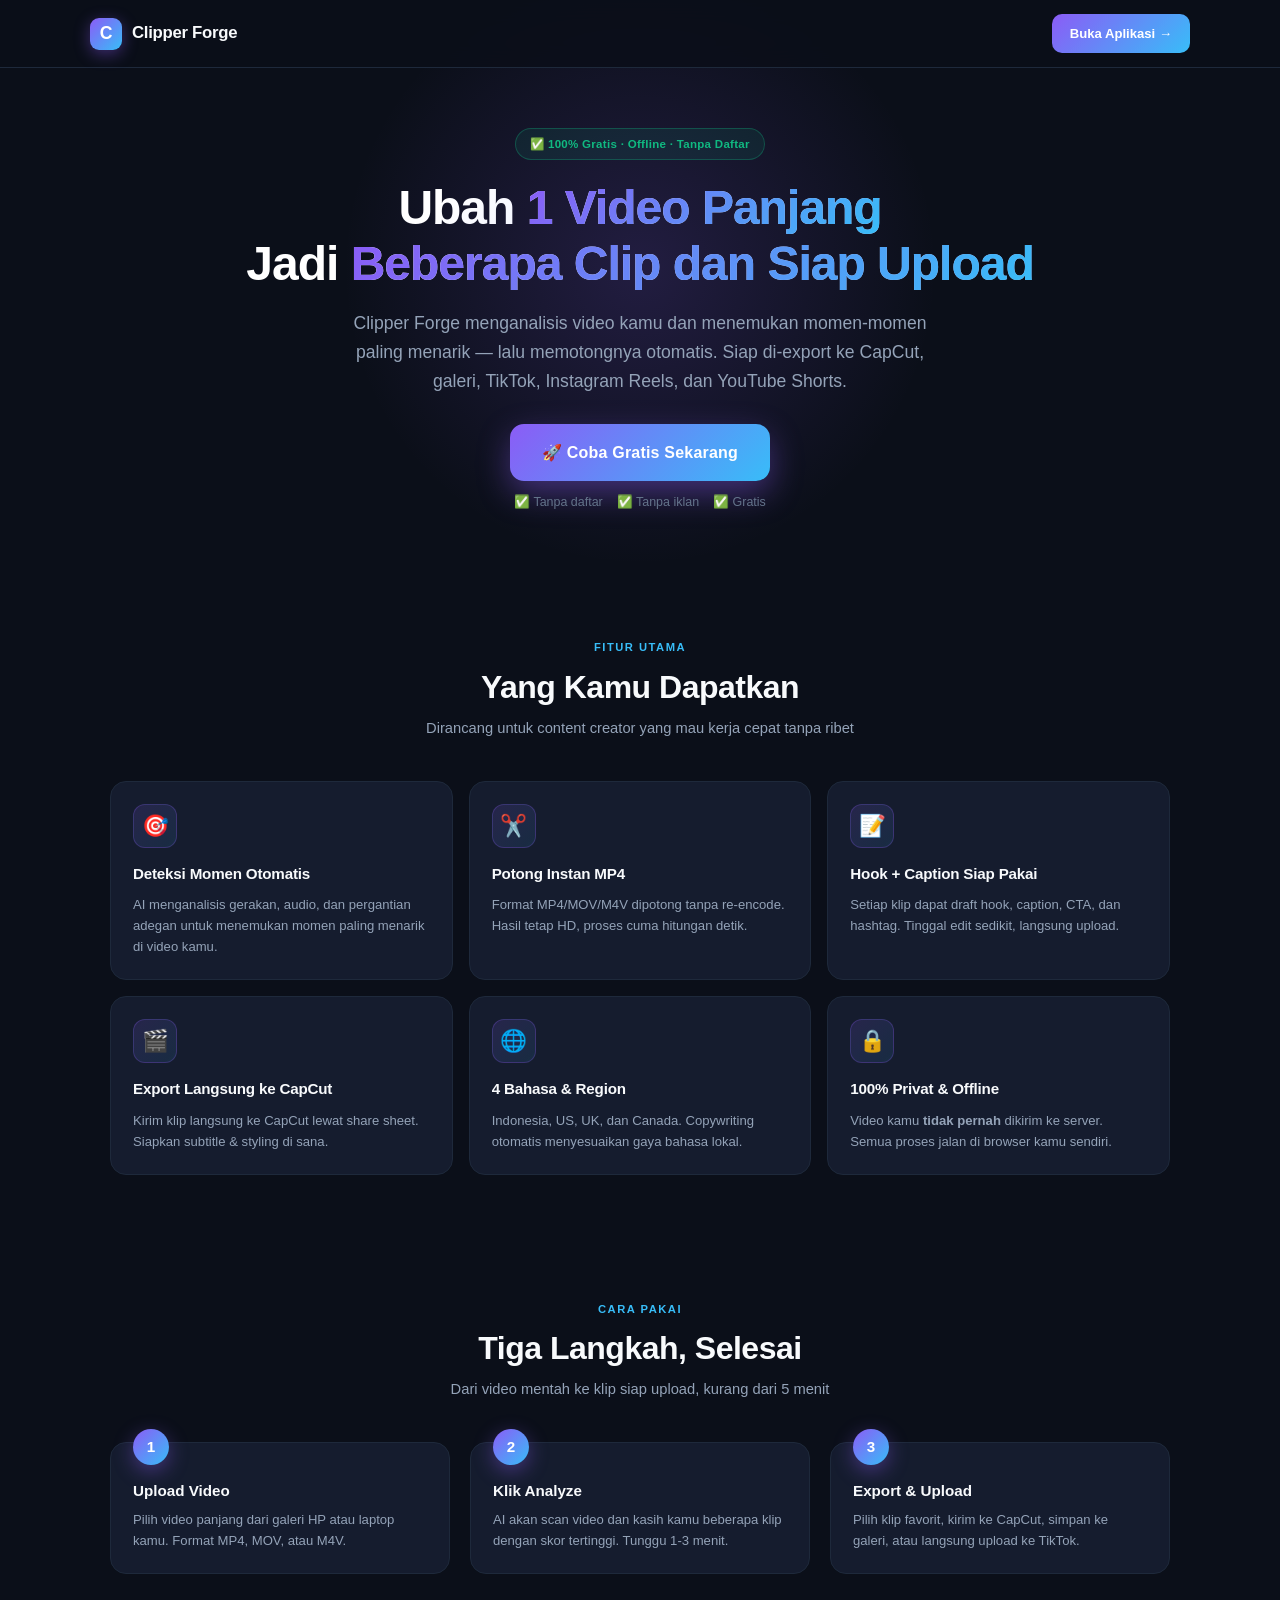
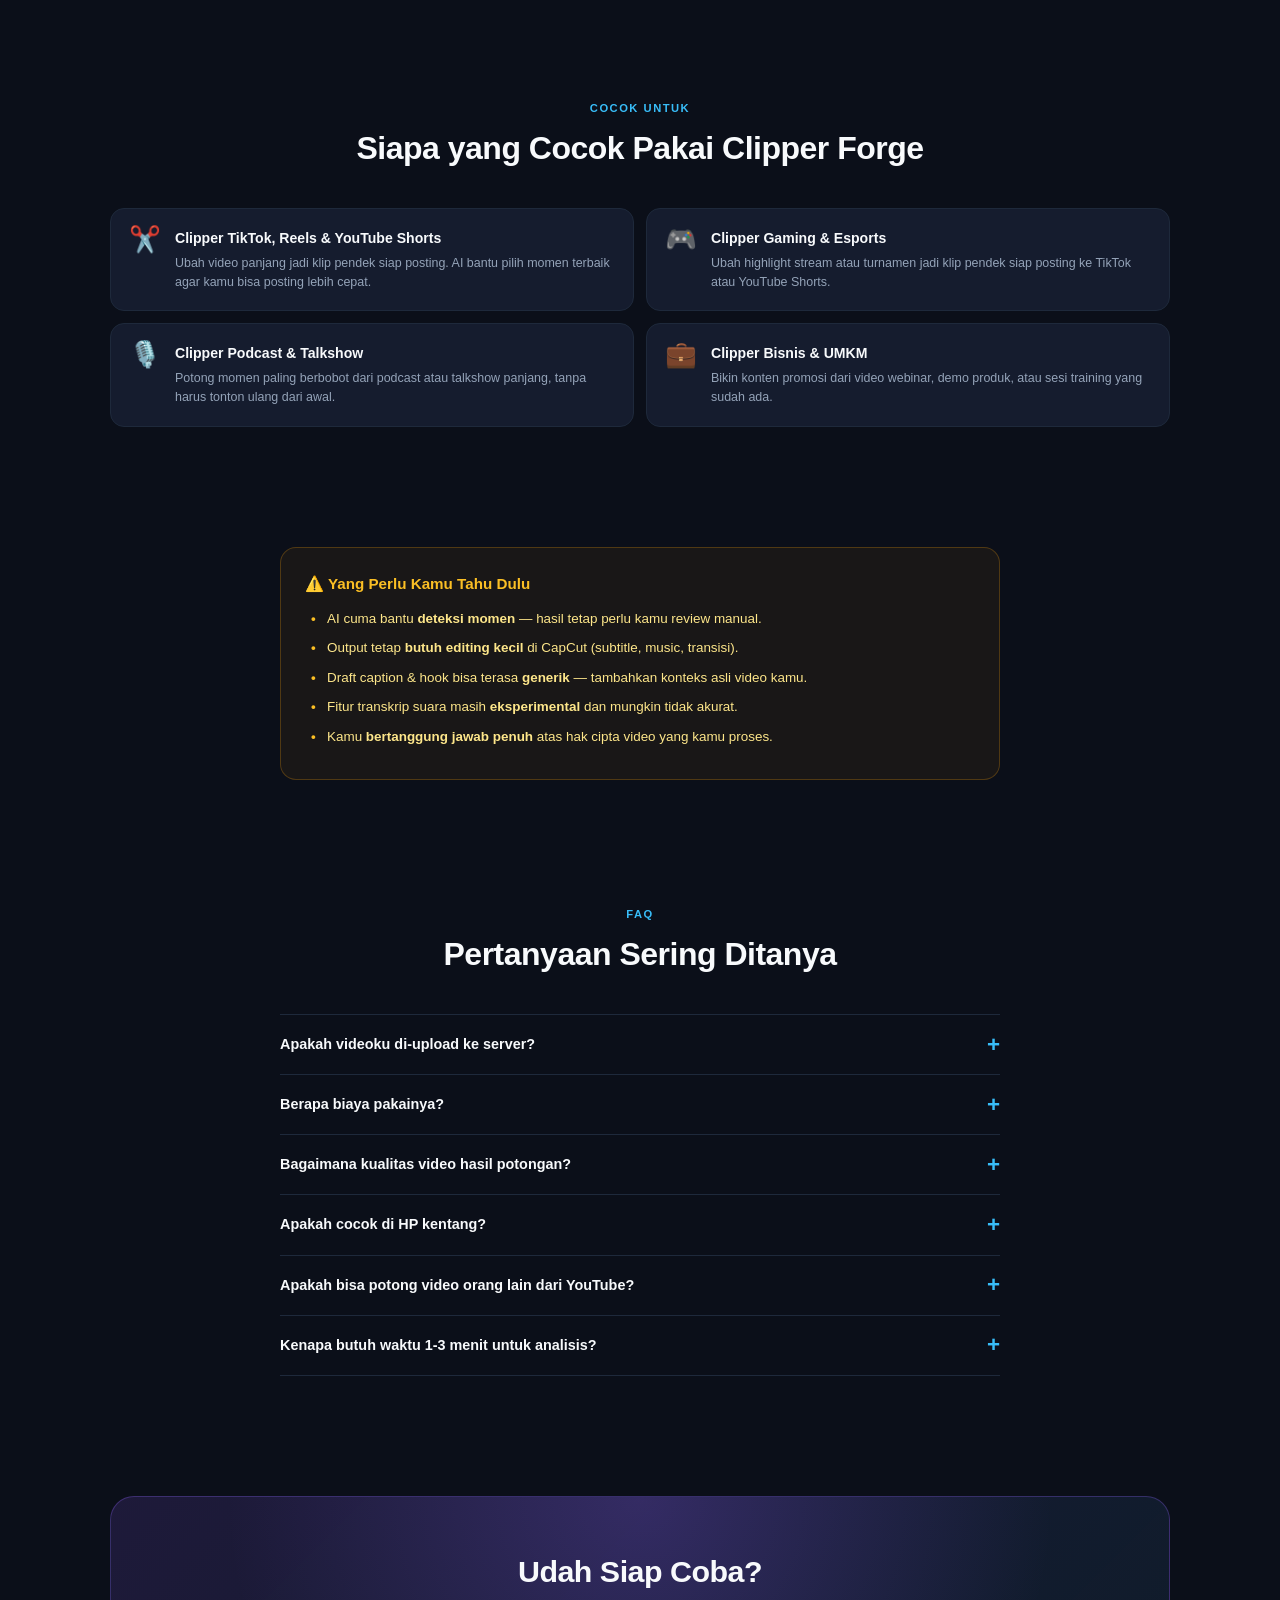
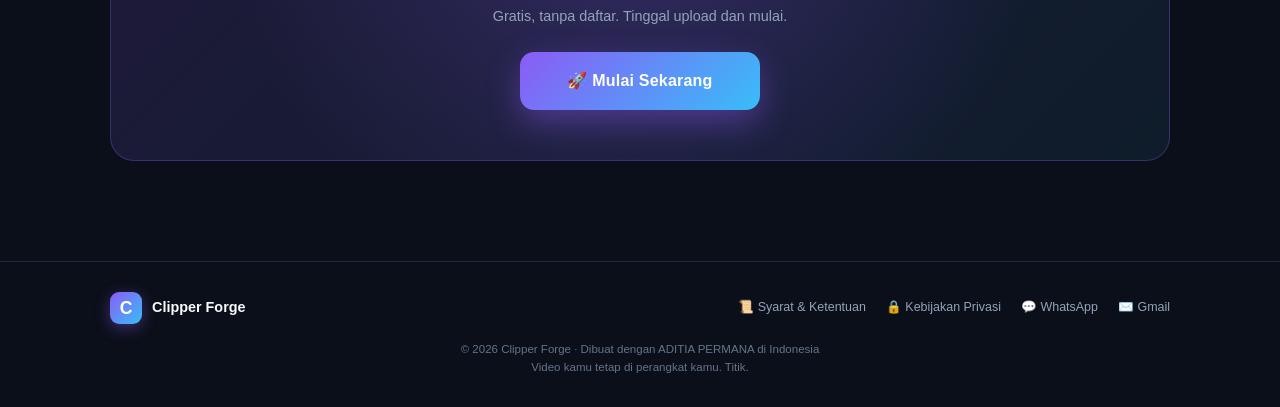
<file: app.html>
<!DOCTYPE html>
<html lang="id" data-theme="dark">
<head>
  <meta charset="UTF-8">
  <meta name="viewport" content="width=device-width, initial-scale=1.0, maximum-scale=1.0, user-scalable=no">
  <meta name="apple-mobile-web-app-capable" content="yes">
  <meta name="apple-mobile-web-app-status-bar-style" content="black-translucent">
  <meta name="theme-color" content="#0b0f19">
  <meta name="color-scheme" content="dark">

  <title>Clipper Forge — Potong Video Otomatis dengan AI</title>
  <meta name="description" content="Ubah 1 video panjang jadi beberapa klip pendek siap upload ke TikTok, Reels, dan Shorts. 100% offline, tanpa upload ke server.">
  <meta name="keywords" content="AI video clipper, potong video otomatis, capcut helper, TikTok clipper, video editor AI">

  <!-- Open Graph -->
  <meta property="og:title" content="Clipper Forge — Potong Video Otomatis">
  <meta property="og:description" content="1 video panjang → beberapa klip siap upload. Gratis, offline, tanpa API.">
  <meta property="og:type" content="website">

  <link rel="icon" type="image/png" sizes="192x192" href="icon-192.png">
  <link rel="apple-touch-icon" href="icon-192.png">

  <style>
    :root {
      --bg: #0b0f19;
      --card: #151c2e;
      --border: #1e293b;
      --text: #f8fafc;
      --sub: #94a3b8;
      --muted: #64748b;
      --accent-1: #8b5cf6;
      --accent-2: #38bdf8;
      --green: #10b981;
    }
    * { box-sizing: border-box; margin: 0; padding: 0; -webkit-tap-highlight-color: transparent; }
    html { scroll-behavior: smooth; }
    body {
      font-family: -apple-system, BlinkMacSystemFont, "Segoe UI", Roboto, sans-serif;
      background: var(--bg);
      color: var(--text);
      line-height: 1.6;
      font-size: 16px;
      overflow-x: hidden;
    }
    a { color: inherit; text-decoration: none; }
    img, svg { display: block; max-width: 100%; }

    /* ═══ CONTAINER ═══ */
    .container {
      max-width: 1100px;
      margin: 0 auto;
      padding: 0 20px;
    }

    /* ═══ NAVBAR ═══ */
    .nav {
      position: sticky;
      top: 0;
      z-index: 100;
      background: rgba(11, 15, 25, 0.85);
      backdrop-filter: blur(12px);
      -webkit-backdrop-filter: blur(12px);
      border-bottom: 1px solid var(--border);
    }
    .nav-inner {
      display: flex;
      align-items: center;
      justify-content: space-between;
      padding: 14px 0;
    }
    .brand {
      display: flex;
      align-items: center;
      gap: 10px;
      font-weight: 800;
      font-size: 1.05rem;
      letter-spacing: -0.3px;
    }
    .brand-logo {
      width: 32px;
      height: 32px;
      border-radius: 9px;
      background: linear-gradient(135deg, var(--accent-1), var(--accent-2));
      display: flex;
      align-items: center;
      justify-content: center;
      color: #fff;
      font-size: 1.1rem;
      font-weight: 900;
      box-shadow: 0 4px 16px rgba(139, 92, 246, 0.4);
    }
    .nav-cta {
      padding: 9px 18px;
      background: linear-gradient(135deg, var(--accent-1), var(--accent-2));
      color: #fff;
      border-radius: 10px;
      font-size: 0.82rem;
      font-weight: 700;
      transition: transform 0.2s ease, box-shadow 0.2s ease;
      white-space: nowrap;
    }
    .nav-cta:hover {
      transform: translateY(-1px);
      box-shadow: 0 8px 24px rgba(139, 92, 246, 0.45);
    }

    /* ═══ HERO ═══ */
    .hero {
      padding: 60px 0 40px;
      text-align: center;
      position: relative;
    }
    .hero::before {
      content: '';
      position: absolute;
      top: -100px;
      left: 50%;
      transform: translateX(-50%);
      width: 600px;
      height: 600px;
      background: radial-gradient(circle, rgba(139, 92, 246, 0.18), transparent 70%);
      pointer-events: none;
      z-index: -1;
    }
    .hero-badge {
      display: inline-flex;
      align-items: center;
      gap: 6px;
      padding: 6px 14px;
      background: rgba(16, 185, 129, 0.1);
      border: 1px solid rgba(16, 185, 129, 0.3);
      color: var(--green);
      border-radius: 100px;
      font-size: 0.72rem;
      font-weight: 700;
      margin-bottom: 20px;
      letter-spacing: 0.3px;
    }
    .hero h1 {
      font-size: clamp(1.75rem, 6vw, 3rem);
      line-height: 1.15;
      font-weight: 800;
      letter-spacing: -1px;
      margin-bottom: 18px;
      background: linear-gradient(135deg, #fff 30%, #a5b4fc);
      -webkit-background-clip: text;
      background-clip: text;
      -webkit-text-fill-color: transparent;
    }
    .hero h1 .gradient {
      background: linear-gradient(135deg, var(--accent-1), var(--accent-2));
      -webkit-background-clip: text;
      background-clip: text;
      -webkit-text-fill-color: transparent;
    }
    .hero p.lead {
      font-size: clamp(0.95rem, 3vw, 1.1rem);
      color: var(--sub);
      max-width: 620px;
      margin: 0 auto 28px;
      line-height: 1.65;
    }
    .cta-group {
      display: flex;
      flex-direction: column;
      gap: 12px;
      align-items: center;
      margin-bottom: 20px;
    }
    .cta-primary {
      display: inline-flex;
      align-items: center;
      justify-content: center;
      gap: 10px;
      padding: 16px 32px;
      background: linear-gradient(135deg, var(--accent-1), var(--accent-2));
      color: #fff;
      border-radius: 14px;
      font-size: 1rem;
      font-weight: 800;
      letter-spacing: 0.2px;
      box-shadow: 0 12px 32px rgba(139, 92, 246, 0.4);
      transition: transform 0.2s ease, box-shadow 0.2s ease;
      min-width: 240px;
    }
    .cta-primary:hover {
      transform: translateY(-2px);
      box-shadow: 0 16px 40px rgba(139, 92, 246, 0.55);
    }
    .cta-sub {
      font-size: 0.78rem;
      color: var(--muted);
      display: flex;
      align-items: center;
      justify-content: center;
      gap: 14px;
      flex-wrap: wrap;
    }
    .cta-sub span {
      display: inline-flex;
      align-items: center;
      gap: 5px;
    }

    /* ═══ SECTIONS ═══ */
    section { padding: 60px 0; }
    .section-title {
      text-align: center;
      margin-bottom: 40px;
    }
    .section-title .eyebrow {
      display: inline-block;
      font-size: 0.7rem;
      font-weight: 800;
      letter-spacing: 1.5px;
      text-transform: uppercase;
      color: var(--accent-2);
      margin-bottom: 10px;
    }
    .section-title h2 {
      font-size: clamp(1.4rem, 4vw, 2rem);
      font-weight: 800;
      letter-spacing: -0.5px;
      line-height: 1.25;
      margin-bottom: 10px;
    }
    .section-title p {
      color: var(--sub);
      font-size: 0.92rem;
      max-width: 540px;
      margin: 0 auto;
    }

    /* ═══ FEATURES GRID ═══ */
    .features {
      display: grid;
      grid-template-columns: 1fr;
      gap: 16px;
    }
    @media (min-width: 640px) { .features { grid-template-columns: 1fr 1fr; } }
    @media (min-width: 960px) { .features { grid-template-columns: repeat(3, 1fr); } }
    .feature {
      padding: 22px;
      background: var(--card);
      border: 1px solid var(--border);
      border-radius: 16px;
      transition: transform 0.2s ease, border-color 0.2s ease;
    }
    .feature:hover {
      transform: translateY(-3px);
      border-color: rgba(139, 92, 246, 0.4);
    }
    .feature-icon {
      width: 44px;
      height: 44px;
      border-radius: 12px;
      display: flex;
      align-items: center;
      justify-content: center;
      font-size: 1.35rem;
      margin-bottom: 14px;
      background: linear-gradient(135deg, rgba(139, 92, 246, 0.15), rgba(56, 189, 248, 0.1));
      border: 1px solid rgba(139, 92, 246, 0.25);
    }
    .feature h3 {
      font-size: 0.95rem;
      font-weight: 700;
      margin-bottom: 8px;
      letter-spacing: -0.2px;
    }
    .feature p {
      font-size: 0.82rem;
      color: var(--sub);
      line-height: 1.6;
    }

    /* ═══ STEPS ═══ */
    .steps {
      display: grid;
      grid-template-columns: 1fr;
      gap: 20px;
      counter-reset: step;
    }
    @media (min-width: 768px) { .steps { grid-template-columns: repeat(3, 1fr); } }
    .step {
      position: relative;
      padding: 26px 22px 22px;
      background: var(--card);
      border: 1px solid var(--border);
      border-radius: 16px;
      counter-increment: step;
    }
    .step::before {
      content: counter(step);
      position: absolute;
      top: -14px;
      left: 22px;
      width: 36px;
      height: 36px;
      border-radius: 50%;
      background: linear-gradient(135deg, var(--accent-1), var(--accent-2));
      color: #fff;
      font-weight: 800;
      font-size: 0.95rem;
      display: flex;
      align-items: center;
      justify-content: center;
      box-shadow: 0 6px 20px rgba(139, 92, 246, 0.4);
    }
    .step h3 {
      font-size: 0.95rem;
      font-weight: 700;
      margin-bottom: 6px;
      margin-top: 10px;
    }
    .step p {
      font-size: 0.82rem;
      color: var(--sub);
      line-height: 1.6;
    }

    /* ═══ FOR WHO ═══ */
    .for-who {
      display: grid;
      grid-template-columns: 1fr;
      gap: 12px;
    }
    @media (min-width: 640px) { .for-who { grid-template-columns: 1fr 1fr; } }
    .who-card {
      display: flex;
      align-items: flex-start;
      gap: 14px;
      padding: 18px;
      background: var(--card);
      border: 1px solid var(--border);
      border-radius: 14px;
    }
    .who-card .emoji {
      font-size: 1.6rem;
      flex-shrink: 0;
      line-height: 1;
    }
    .who-card h4 {
      font-size: 0.88rem;
      font-weight: 700;
      margin-bottom: 4px;
    }
    .who-card p {
      font-size: 0.78rem;
      color: var(--sub);
      line-height: 1.55;
    }

    /* ═══ HONEST BOX ═══ */
    .honest {
      padding: 24px;
      background: rgba(245, 158, 11, 0.06);
      border: 1px solid rgba(245, 158, 11, 0.25);
      border-radius: 16px;
      max-width: 720px;
      margin: 0 auto;
    }
    .honest h3 {
      font-size: 0.95rem;
      font-weight: 700;
      color: #fbbf24;
      margin-bottom: 12px;
      display: flex;
      align-items: center;
      gap: 8px;
    }
    .honest ul {
      list-style: none;
      padding: 0;
    }
    .honest li {
      font-size: 0.84rem;
      color: #fde68a;
      line-height: 1.6;
      padding-left: 22px;
      position: relative;
      margin-bottom: 8px;
    }
    .honest li::before {
      content: '•';
      position: absolute;
      left: 6px;
      color: #fbbf24;
      font-weight: 900;
    }

    /* ═══ FAQ ═══ */
    .faq {
      max-width: 720px;
      margin: 0 auto;
    }
    .faq-item {
      border-bottom: 1px solid var(--border);
      padding: 18px 0;
    }
    .faq-item:first-child { border-top: 1px solid var(--border); }
    .faq-q {
      display: flex;
      justify-content: space-between;
      align-items: center;
      cursor: pointer;
      font-weight: 700;
      font-size: 0.9rem;
      gap: 12px;
      user-select: none;
    }
    .faq-q::after {
      content: '+';
      font-size: 1.4rem;
      color: var(--accent-2);
      transition: transform 0.25s ease;
      flex-shrink: 0;
      line-height: 1;
    }
    .faq-item.open .faq-q::after { transform: rotate(45deg); }
    .faq-a {
      max-height: 0;
      overflow: hidden;
      transition: max-height 0.3s ease, padding-top 0.3s ease;
      font-size: 0.82rem;
      color: var(--sub);
      line-height: 1.7;
    }
    .faq-item.open .faq-a {
      max-height: 300px;
      padding-top: 12px;
    }

    /* ═══ FINAL CTA ═══ */
    .final-cta {
      padding: 50px 24px;
      background: linear-gradient(135deg, rgba(139, 92, 246, 0.15), rgba(56, 189, 248, 0.08));
      border: 1px solid rgba(139, 92, 246, 0.3);
      border-radius: 24px;
      text-align: center;
      position: relative;
      overflow: hidden;
    }
    .final-cta::before {
      content: '';
      position: absolute;
      inset: 0;
      background: radial-gradient(circle at 50% 0%, rgba(139, 92, 246, 0.25), transparent 70%);
      pointer-events: none;
    }
    .final-cta h2 {
      font-size: clamp(1.35rem, 4vw, 1.9rem);
      font-weight: 800;
      letter-spacing: -0.5px;
      margin-bottom: 10px;
      position: relative;
    }
    .final-cta p {
      color: var(--sub);
      font-size: 0.9rem;
      margin-bottom: 24px;
      position: relative;
    }
    .final-cta .cta-primary {
      position: relative;
    }

    /* ═══ FOOTER ═══ */
    footer {
      margin-top: 40px;
      padding: 30px 0;
      border-top: 1px solid var(--border);
    }
    .footer-grid {
      display: flex;
      flex-direction: column;
      gap: 18px;
      align-items: center;
      text-align: center;
    }
    @media (min-width: 640px) {
      .footer-grid {
        flex-direction: row;
        justify-content: space-between;
        text-align: left;
      }
    }
    .footer-brand {
      display: flex;
      align-items: center;
      gap: 10px;
      font-weight: 700;
      font-size: 0.9rem;
    }
    .footer-links {
      display: flex;
      gap: 20px;
      font-size: 0.78rem;
      flex-wrap: wrap;
      justify-content: center;
    }
    .footer-links a {
      color: var(--sub);
      transition: color 0.2s ease;
    }
    .footer-links a:hover { color: var(--text); }
    .footer-copy {
      font-size: 0.72rem;
      color: var(--muted);
      margin-top: 16px;
      text-align: center;
      line-height: 1.6;
    }

    /* ═══ ANIMATIONS ═══ */
    @keyframes fadeInUp {
      from { opacity: 0; transform: translateY(20px); }
      to { opacity: 1; transform: translateY(0); }
    }
    .reveal {
      opacity: 0;
      transform: translateY(20px);
      transition: opacity 0.6s ease, transform 0.6s ease;
    }
    .reveal.visible {
      opacity: 1;
      transform: translateY(0);
    }
  </style>
</head>
<body>

  <!-- ═══ NAVBAR ═══ -->
  <nav class="nav">
    <div class="container nav-inner">
      <a href="#" class="brand">
        <div class="brand-logo">C</div>
        <span>Clipper Forge</span>
      </a>
      <!-- ✅ FIX: link ke aplikasi (index.html), bukan app.html -->
      <a href="./index.html" class="nav-cta">Buka Aplikasi →</a>
    </div>
  </nav>

  <!-- ═══ HERO ═══ -->
  <header class="hero">
    <div class="container">
      <div class="hero-badge">✅ 100% Gratis · Offline · Tanpa Daftar</div>

      <h1>
        Ubah <span class="gradient">1 Video Panjang</span><br>
        Jadi <span class="gradient">Beberapa Clip dan Siap Upload</span>
      </h1>
      <p class="lead">
        Clipper Forge menganalisis video kamu dan menemukan momen-momen paling menarik — lalu
        memotongnya otomatis. Siap di-export ke CapCut, galeri, TikTok, Instagram Reels, dan YouTube Shorts.
      </p>

      <div class="cta-group">
        <!-- ✅ FIX: link ke aplikasi (index.html) -->
        <a href="./index.html" class="cta-primary">
          🚀 Coba Gratis Sekarang
        </a>
        <div class="cta-sub">
          <span>✅ Tanpa daftar</span>
          <span>✅ Tanpa iklan</span>
          <span>✅ Gratis</span>
        </div>
      </div>
    </div>
  </header>

  <!-- ═══ FITUR UTAMA ═══ -->
  <section id="fitur">
    <div class="container">
      <div class="section-title reveal">
        <div class="eyebrow">Fitur Utama</div>
        <h2>Yang Kamu Dapatkan</h2>
        <p>Dirancang untuk content creator yang mau kerja cepat tanpa ribet</p>
      </div>

      <div class="features">
        <div class="feature reveal">
          <div class="feature-icon">🎯</div>
          <h3>Deteksi Momen Otomatis</h3>
          <p>AI menganalisis gerakan, audio, dan pergantian adegan untuk menemukan momen paling menarik di video kamu.</p>
        </div>
        <div class="feature reveal">
          <div class="feature-icon">✂️</div>
          <h3>Potong Instan MP4</h3>
          <p>Format MP4/MOV/M4V dipotong tanpa re-encode. Hasil tetap HD, proses cuma hitungan detik.</p>
        </div>
        <div class="feature reveal">
          <div class="feature-icon">📝</div>
          <h3>Hook + Caption Siap Pakai</h3>
          <p>Setiap klip dapat draft hook, caption, CTA, dan hashtag. Tinggal edit sedikit, langsung upload.</p>
        </div>
        <div class="feature reveal">
          <div class="feature-icon">🎬</div>
          <h3>Export Langsung ke CapCut</h3>
          <p>Kirim klip langsung ke CapCut lewat share sheet. Siapkan subtitle & styling di sana.</p>
        </div>
        <div class="feature reveal">
          <div class="feature-icon">🌐</div>
          <h3>4 Bahasa & Region</h3>
          <p>Indonesia, US, UK, dan Canada. Copywriting otomatis menyesuaikan gaya bahasa lokal.</p>
        </div>
        <div class="feature reveal">
          <div class="feature-icon">🔒</div>
          <h3>100% Privat & Offline</h3>
          <p>Video kamu <b>tidak pernah</b> dikirim ke server. Semua proses jalan di browser kamu sendiri.</p>
        </div>
      </div>
    </div>
  </section>

  <!-- ═══ CARA PAKAI ═══ -->
  <section id="cara-pakai">
    <div class="container">
      <div class="section-title reveal">
        <div class="eyebrow">Cara Pakai</div>
        <h2>Tiga Langkah, Selesai</h2>
        <p>Dari video mentah ke klip siap upload, kurang dari 5 menit</p>
      </div>

      <div class="steps">
        <div class="step reveal">
          <h3>Upload Video</h3>
          <p>Pilih video panjang dari galeri HP atau laptop kamu. Format MP4, MOV, atau M4V.</p>
        </div>
        <div class="step reveal">
          <h3>Klik Analyze</h3>
          <p>AI akan scan video dan kasih kamu beberapa klip dengan skor tertinggi. Tunggu 1-3 menit.</p>
        </div>
        <div class="step reveal">
          <h3>Export & Upload</h3>
          <p>Pilih klip favorit, kirim ke CapCut, simpan ke galeri, atau langsung upload ke TikTok.</p>
        </div>
      </div>
    </div>
  </section>

  <!-- ═══ UNTUK SIAPA ═══ -->
  <section id="untuk-siapa">
    <div class="container">
      <div class="section-title reveal">
        <div class="eyebrow">Cocok Untuk</div>
        <h2>Siapa yang Cocok Pakai Clipper Forge</h2>
      </div>

      <div class="for-who">
        <div class="who-card reveal">
          <span class="emoji">✂️</span>
          <div>
            <h4>Clipper TikTok, Reels & YouTube Shorts</h4>
            <p>Ubah video panjang jadi klip pendek siap posting. AI bantu pilih momen terbaik agar kamu bisa posting lebih cepat.</p>
          </div>
        </div>
        <div class="who-card reveal">
          <span class="emoji">🎮</span>
          <div>
            <h4>Clipper Gaming & Esports</h4>
            <p>Ubah highlight stream atau turnamen jadi klip pendek siap posting ke TikTok atau YouTube Shorts.</p>
          </div>
        </div>
        <div class="who-card reveal">
          <span class="emoji">🎙️</span>
          <div>
            <h4>Clipper Podcast & Talkshow</h4>
            <p>Potong momen paling berbobot dari podcast atau talkshow panjang, tanpa harus tonton ulang dari awal.</p>
          </div>
        </div>
        <div class="who-card reveal">
          <span class="emoji">💼</span>
          <div>
            <h4>Clipper Bisnis & UMKM</h4>
            <p>Bikin konten promosi dari video webinar, demo produk, atau sesi training yang sudah ada.</p>
          </div>
        </div>
      </div>
    </div>
  </section>

  <!-- ═══ JUJUR / HONEST BOX ═══ -->
  <section>
    <div class="container">
      <div class="honest reveal">
        <h3>⚠️ Yang Perlu Kamu Tahu Dulu</h3>
        <ul>
          <li>AI cuma bantu <b>deteksi momen</b> — hasil tetap perlu kamu review manual.</li>
          <li>Output tetap <b>butuh editing kecil</b> di CapCut (subtitle, music, transisi).</li>
          <li>Draft caption & hook bisa terasa <b>generik</b> — tambahkan konteks asli video kamu.</li>
          <li>Fitur transkrip suara masih <b>eksperimental</b> dan mungkin tidak akurat.</li>
          <li>Kamu <b>bertanggung jawab penuh</b> atas hak cipta video yang kamu proses.</li>
        </ul>
      </div>
    </div>
  </section>

  <!-- ═══ FAQ ═══ -->
  <section id="faq">
    <div class="container">
      <div class="section-title reveal">
        <div class="eyebrow">FAQ</div>
        <h2>Pertanyaan Sering Ditanya</h2>
      </div>

      <div class="faq">
        <div class="faq-item">
          <div class="faq-q">Apakah videoku di-upload ke server?</div>
          <div class="faq-a">
            <p>Tidak. Semua proses berjalan 100% di browser kamu. Kami tidak punya server untuk menyimpan video — tidak ada file yang keluar dari perangkat kamu. Cek sendiri di privacy policy.</p>
          </div>
        </div>
        <div class="faq-item">
          <div class="faq-q">Berapa biaya pakainya?</div>
          <div class="faq-a">
            <p>Gratis, tidak ada iklan, tidak ada daftar akun. Kamu bisa pakai sebanyak yang kamu mau.</p>
          </div>
        </div>
        <div class="faq-item">
          <div class="faq-q">Bagaimana kualitas video hasil potongan?</div>
          <div class="faq-a">
            <p>Untuk format MP4, MOV, dan M4V, video dipotong <b>tanpa re-encode</b>. Kualitasnya tetap 100% sama seperti aslinya. Cepat dan tidak kehilangan kualitas.</p>
          </div>
        </div>
        <div class="faq-item">
          <div class="faq-q">Apakah cocok di HP kentang?</div>
          <div class="faq-a">
            <p>Bisa, tapi terbatas. HP dengan RAM 2-3GB akan otomatis pakai mode Lite — lebih lambat tapi tetap jalan. Untuk hasil optimal, gunakan HP RAM 4GB ke atas atau laptop.</p>
          </div>
        </div>
        <div class="faq-item">
          <div class="faq-q">Apakah bisa potong video orang lain dari YouTube?</div>
          <div class="faq-a">
            <p>Secara teknis bisa, tapi kamu bertanggung jawab penuh atas hak ciptanya. Gunakan hanya untuk konten yang kamu punya izin, atau untuk keperluan fair use yang sah.</p>
          </div>
        </div>
        <div class="faq-item">
          <div class="faq-q">Kenapa butuh waktu 1-3 menit untuk analisis?</div>
          <div class="faq-a">
            <p>Karena AI perlu scan video frame per frame untuk deteksi gerakan, audio, dan pergantian adegan. Semakin panjang videonya, semakin lama prosesnya. Video 10 menit biasanya selesai dalam 1-2 menit.</p>
          </div>
        </div>
      </div>
    </div>
  </section>

  <!-- ═══ FINAL CTA ═══ -->
  <section>
    <div class="container">
      <div class="final-cta reveal">
        <h2>Udah Siap Coba?</h2>
        <p>Gratis, tanpa daftar. Tinggal upload dan mulai.</p>
        <!-- ✅ FIX: link ke aplikasi (index.html) -->
        <a href="./index.html" class="cta-primary">🚀 Mulai Sekarang</a>
      </div>
    </div>
  </section>

  <!-- ═══ FOOTER ═══ -->
  <footer>
    <div class="container">
      <div class="footer-grid">
        <div class="footer-brand">
          <div class="brand-logo">C</div>
          <span>Clipper Forge</span>
        </div>
        <div class="footer-links">
          <a href="./terms.html">📜 Syarat & Ketentuan</a>
          <a href="./privacy.html">🔒 Kebijakan Privasi</a>
          <a href="https://wa.me/6283834575478" target="_blank" rel="noopener">💬 WhatsApp</a>
          <a href="mailto:clipperforge.ai@gmail.com">✉️ Gmail</a>
        </div>
      </div>
      <div class="footer-copy">
        © 2026 Clipper Forge · Dibuat dengan ADITIA PERMANA di Indonesia<br>
        Video kamu tetap di perangkat kamu. Titik.
      </div>
    </div>
  </footer>

  <script>
    // ═══ REVEAL ON SCROLL ═══
    (function () {
      const els = document.querySelectorAll('.reveal');
      if (!('IntersectionObserver' in window)) {
        els.forEach(el => el.classList.add('visible'));
        return;
      }
      const observer = new IntersectionObserver((entries) => {
        entries.forEach(entry => {
          if (entry.isIntersecting) {
            entry.target.classList.add('visible');
            observer.unobserve(entry.target);
          }
        });
      }, { threshold: 0.12, rootMargin: '0px 0px -40px 0px' });
      els.forEach(el => observer.observe(el));
    })();

    // ═══ FAQ ACCORDION ═══
    document.querySelectorAll('.faq-item').forEach(item => {
      const q = item.querySelector('.faq-q');
      if (!q) return;
      q.addEventListener('click', () => {
        const isOpen = item.classList.contains('open');
        document.querySelectorAll('.faq-item.open').forEach(o => o.classList.remove('open'));
        if (!isOpen) item.classList.add('open');
      });
    });

    console.log('[Landing] ✅ Clipper Forge landing page loaded v2.7.2');
  </script>

</body>
</html>
</file>
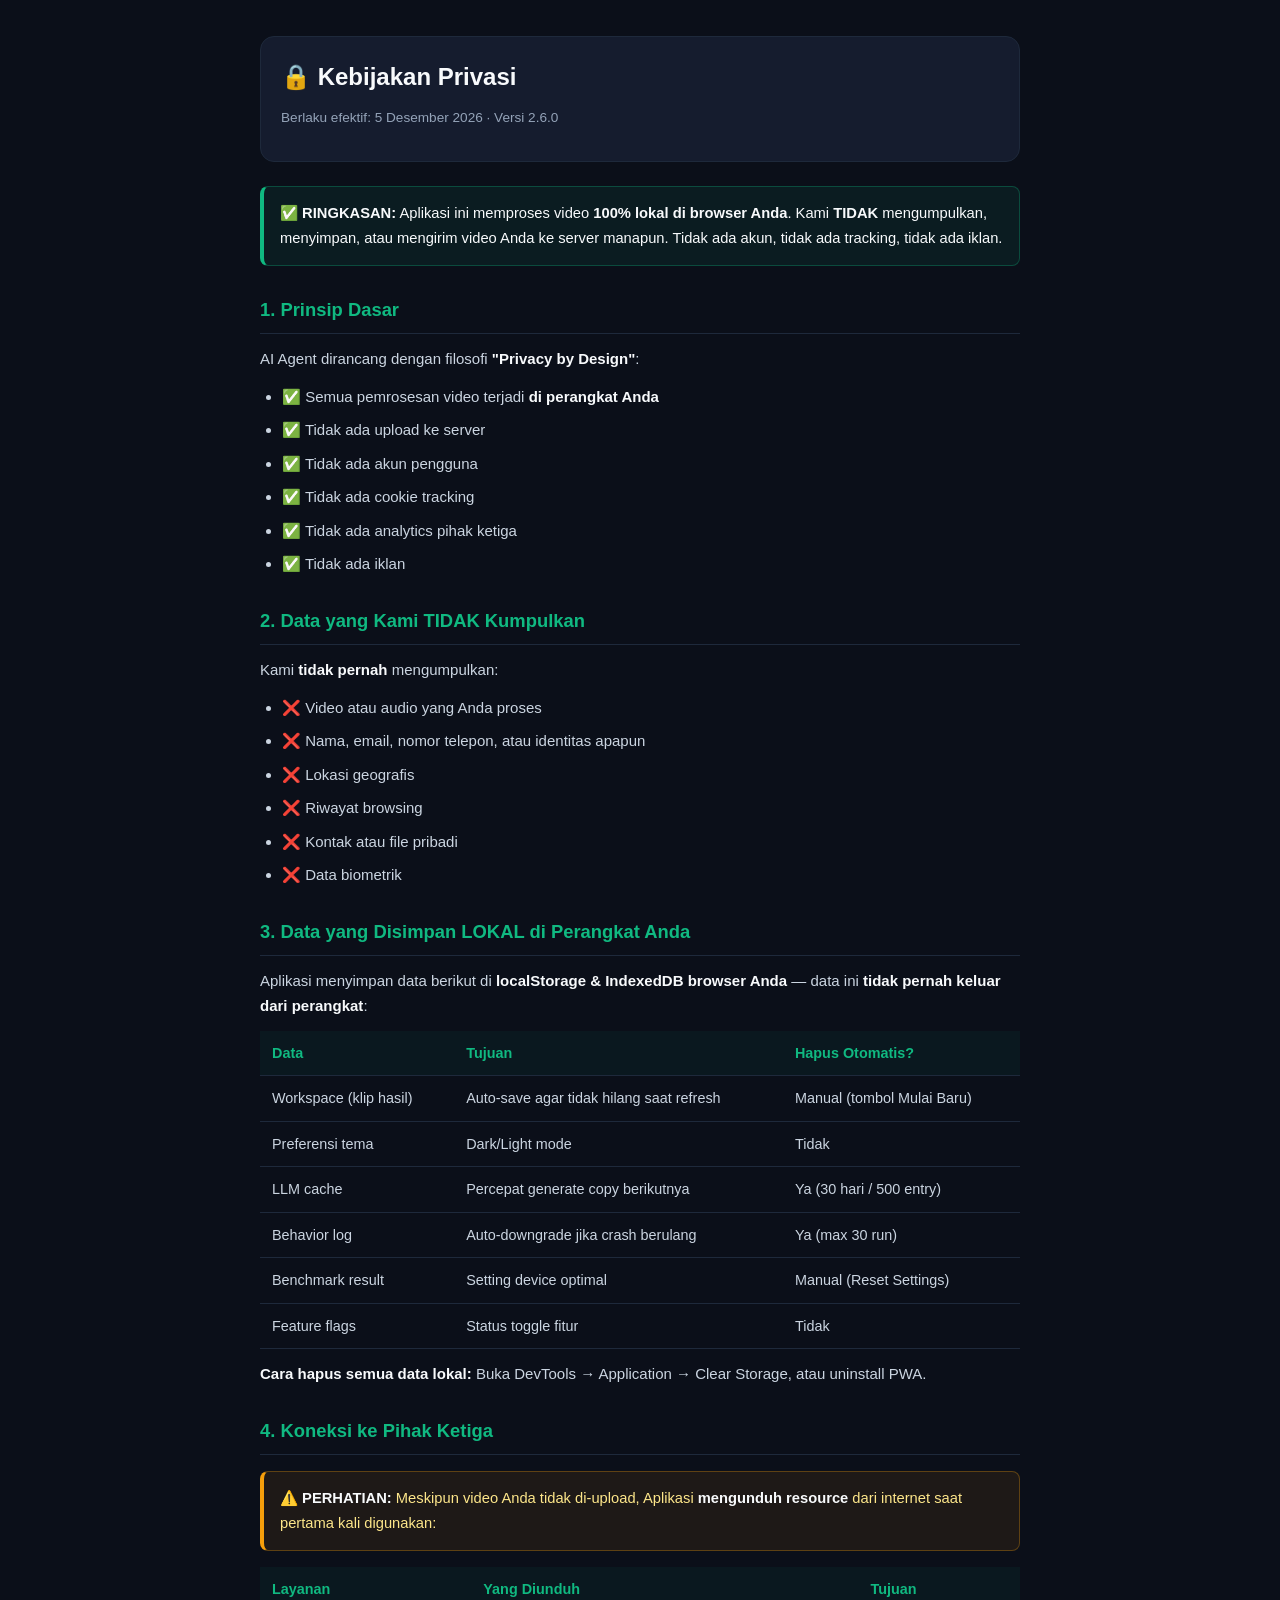
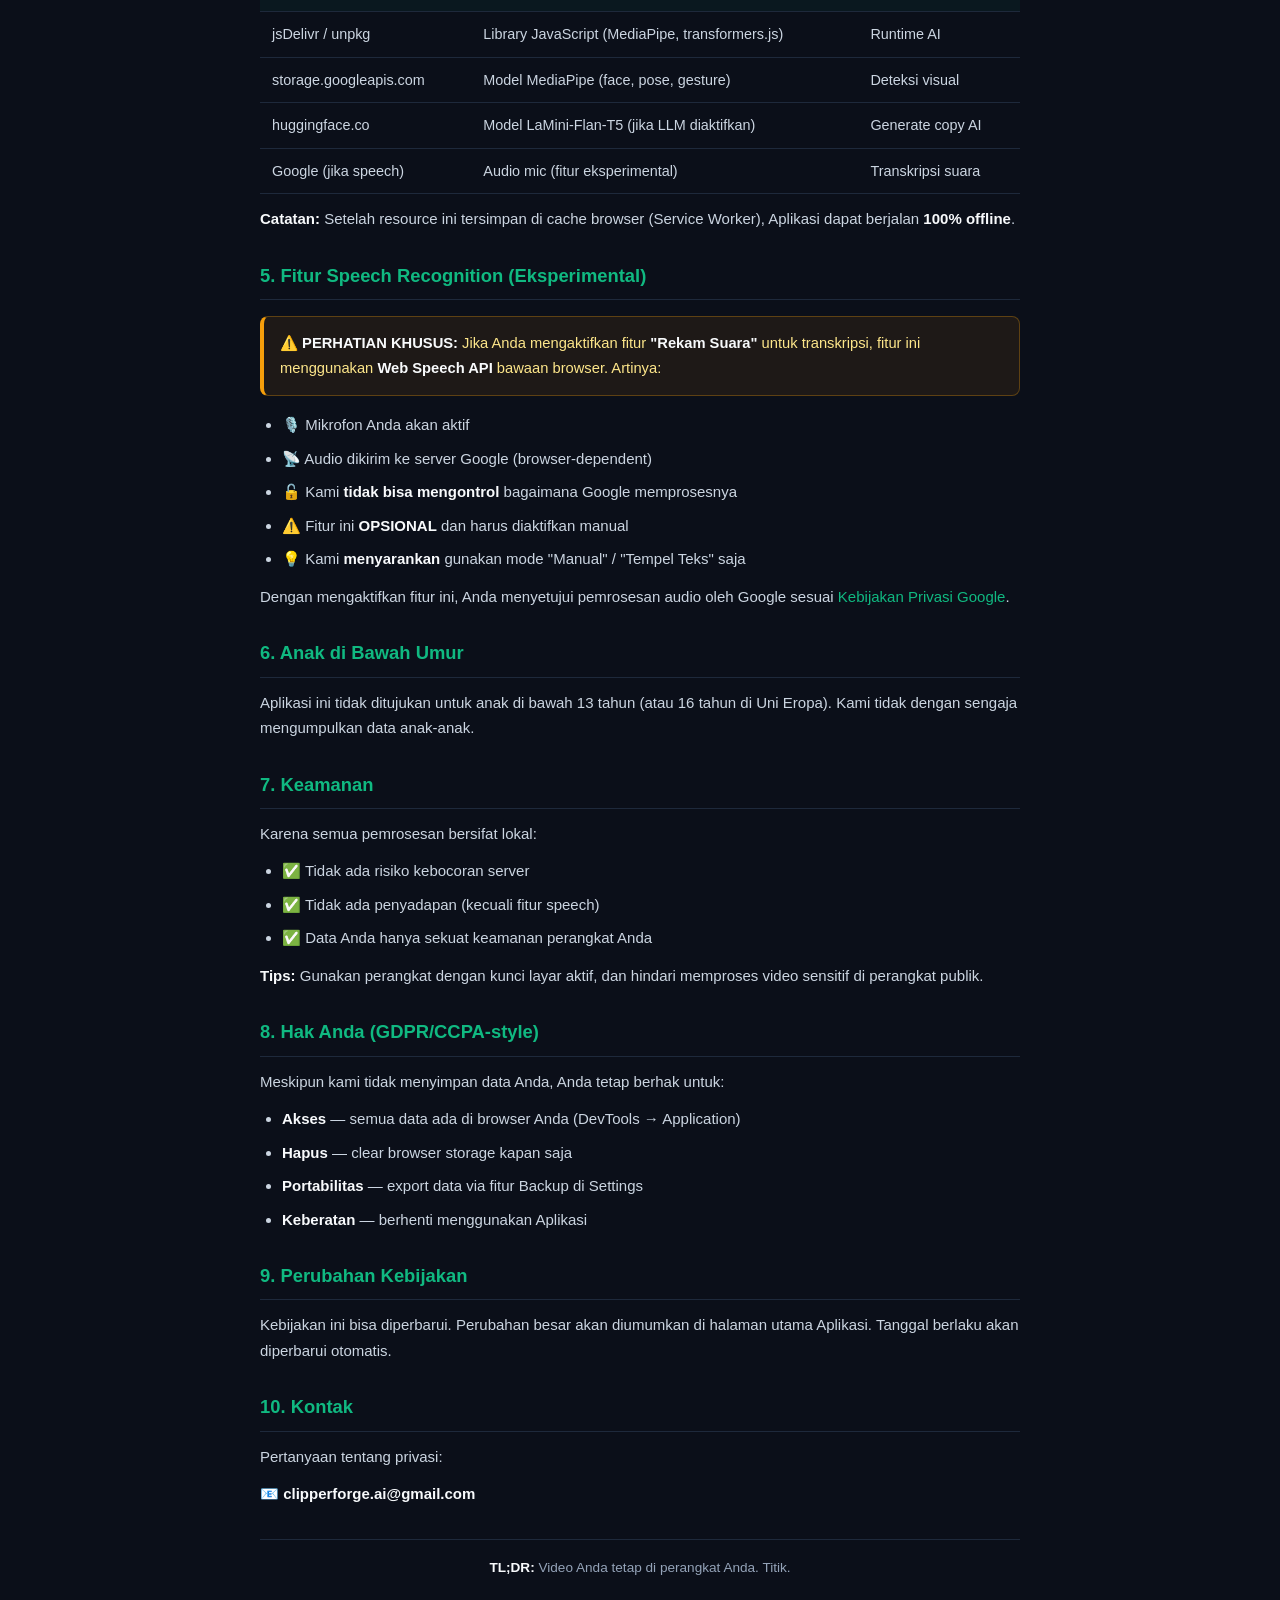
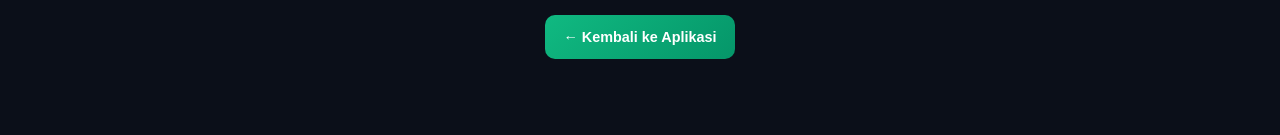
<file: privacy.html>
<!DOCTYPE html>
<html lang="id" data-theme="dark">
<head>
  <meta charset="UTF-8">
  <meta name="viewport" content="width=device-width, initial-scale=1.0">
  <meta name="theme-color" content="#0b0f19">
  <title>Kebijakan Privasi — AI Agent</title>
  <link rel="icon" type="image/png" href="icon-192.png">
  <style>
    :root {
      --bg: #0b0f19;
      --card: #151c2e;
      --text: #f8fafc;
      --sub: #94a3b8;
      --border: #1e293b;
      --accent: #10b981;
    }
    * { box-sizing: border-box; margin: 0; padding: 0; }
    body {
      font-family: -apple-system, BlinkMacSystemFont, "Segoe UI", Roboto, sans-serif;
      background: var(--bg);
      color: var(--text);
      line-height: 1.7;
      padding: 16px;
      font-size: 15px;
    }
    .container { max-width: 760px; margin: 0 auto; padding: 20px 0 60px; }
    header {
      padding: 20px;
      background: var(--card);
      border: 1px solid var(--border);
      border-radius: 14px;
      margin-bottom: 24px;
    }
    h1 { font-size: 1.5rem; margin-bottom: 8px; }
    .meta { color: var(--sub); font-size: 0.85rem; }
    h2 {
      font-size: 1.15rem;
      margin: 28px 0 12px;
      padding-bottom: 8px;
      border-bottom: 1px solid var(--border);
      color: var(--accent);
    }
    p { margin-bottom: 12px; color: #cbd5e1; }
    ul { margin: 12px 0 12px 22px; }
    li { margin-bottom: 8px; color: #cbd5e1; }
    strong { color: var(--text); }
    a { color: var(--accent); text-decoration: none; }
    a:hover { text-decoration: underline; }
    .back-btn {
      display: inline-block;
      padding: 10px 18px;
      background: linear-gradient(135deg, #10b981, #059669);
      color: #fff;
      border-radius: 10px;
      font-weight: 700;
      font-size: 0.9rem;
      margin-top: 24px;
    }
    .good {
      background: rgba(16,185,129,0.08);
      border: 1px solid rgba(16,185,129,0.3);
      border-left: 4px solid #10b981;
      padding: 14px 16px;
      border-radius: 8px;
      margin: 16px 0;
      font-size: 0.92rem;
    }
    .warn {
      background: rgba(245,158,11,0.08);
      border: 1px solid rgba(245,158,11,0.3);
      border-left: 4px solid #f59e0b;
      padding: 14px 16px;
      border-radius: 8px;
      margin: 16px 0;
      font-size: 0.92rem;
      color: #fde68a;
    }
    table {
      width: 100%;
      border-collapse: collapse;
      margin: 12px 0;
      font-size: 0.9rem;
    }
    th, td {
      padding: 10px 12px;
      text-align: left;
      border-bottom: 1px solid var(--border);
    }
    th { color: var(--accent); font-weight: 700; background: rgba(16,185,129,0.05); }
    td { color: #cbd5e1; }
  </style>
</head>
<body>
  <div class="container">
    <header>
      <h1>🔒 Kebijakan Privasi</h1>
      <p class="meta">Berlaku efektif: <span id="effectiveDate">1 Januari 2026</span> · Versi 2.6.0</p>
    </header>

    <div class="good">
      <strong>✅ RINGKASAN:</strong> Aplikasi ini memproses video <strong>100% lokal di browser Anda</strong>. Kami <strong>TIDAK</strong> mengumpulkan, menyimpan, atau mengirim video Anda ke server manapun. Tidak ada akun, tidak ada tracking, tidak ada iklan.
    </div>

    <h2>1. Prinsip Dasar</h2>
    <p>AI Agent dirancang dengan filosofi <strong>"Privacy by Design"</strong>:</p>
    <ul>
      <li>✅ Semua pemrosesan video terjadi <strong>di perangkat Anda</strong></li>
      <li>✅ Tidak ada upload ke server</li>
      <li>✅ Tidak ada akun pengguna</li>
      <li>✅ Tidak ada cookie tracking</li>
      <li>✅ Tidak ada analytics pihak ketiga</li>
      <li>✅ Tidak ada iklan</li>
    </ul>

    <h2>2. Data yang Kami TIDAK Kumpulkan</h2>
    <p>Kami <strong>tidak pernah</strong> mengumpulkan:</p>
    <ul>
      <li>❌ Video atau audio yang Anda proses</li>
      <li>❌ Nama, email, nomor telepon, atau identitas apapun</li>
      <li>❌ Lokasi geografis</li>
      <li>❌ Riwayat browsing</li>
      <li>❌ Kontak atau file pribadi</li>
      <li>❌ Data biometrik</li>
    </ul>

    <h2>3. Data yang Disimpan LOKAL di Perangkat Anda</h2>
    <p>Aplikasi menyimpan data berikut di <strong>localStorage & IndexedDB browser Anda</strong> — data ini <strong>tidak pernah keluar dari perangkat</strong>:</p>

    <table>
      <tr>
        <th>Data</th>
        <th>Tujuan</th>
        <th>Hapus Otomatis?</th>
      </tr>
      <tr>
        <td>Workspace (klip hasil)</td>
        <td>Auto-save agar tidak hilang saat refresh</td>
        <td>Manual (tombol Mulai Baru)</td>
      </tr>
      <tr>
        <td>Preferensi tema</td>
        <td>Dark/Light mode</td>
        <td>Tidak</td>
      </tr>
      <tr>
        <td>LLM cache</td>
        <td>Percepat generate copy berikutnya</td>
        <td>Ya (30 hari / 500 entry)</td>
      </tr>
      <tr>
        <td>Behavior log</td>
        <td>Auto-downgrade jika crash berulang</td>
        <td>Ya (max 30 run)</td>
      </tr>
      <tr>
        <td>Benchmark result</td>
        <td>Setting device optimal</td>
        <td>Manual (Reset Settings)</td>
      </tr>
      <tr>
        <td>Feature flags</td>
        <td>Status toggle fitur</td>
        <td>Tidak</td>
      </tr>
    </table>

    <p><strong>Cara hapus semua data lokal:</strong> Buka DevTools → Application → Clear Storage, atau uninstall PWA.</p>

    <h2>4. Koneksi ke Pihak Ketiga</h2>
    <div class="warn">
      <strong>⚠️ PERHATIAN:</strong> Meskipun video Anda tidak di-upload, Aplikasi <strong>mengunduh resource</strong> dari internet saat pertama kali digunakan:
    </div>

    <table>
      <tr>
        <th>Layanan</th>
        <th>Yang Diunduh</th>
        <th>Tujuan</th>
      </tr>
      <tr>
        <td>jsDelivr / unpkg</td>
        <td>Library JavaScript (MediaPipe, transformers.js)</td>
        <td>Runtime AI</td>
      </tr>
      <tr>
        <td>storage.googleapis.com</td>
        <td>Model MediaPipe (face, pose, gesture)</td>
        <td>Deteksi visual</td>
      </tr>
      <tr>
        <td>huggingface.co</td>
        <td>Model LaMini-Flan-T5 (jika LLM diaktifkan)</td>
        <td>Generate copy AI</td>
      </tr>
      <tr>
        <td>Google (jika speech)</td>
        <td>Audio mic (fitur eksperimental)</td>
        <td>Transkripsi suara</td>
      </tr>
    </table>

    <p><strong>Catatan:</strong> Setelah resource ini tersimpan di cache browser (Service Worker), Aplikasi dapat berjalan <strong>100% offline</strong>.</p>

    <h2>5. Fitur Speech Recognition (Eksperimental)</h2>
    <div class="warn">
      <strong>⚠️ PERHATIAN KHUSUS:</strong> Jika Anda mengaktifkan fitur <strong>"Rekam Suara"</strong> untuk transkripsi, fitur ini menggunakan <strong>Web Speech API</strong> bawaan browser. Artinya:
    </div>
    <ul>
      <li>🎙️ Mikrofon Anda akan aktif</li>
      <li>📡 Audio dikirim ke server Google (browser-dependent)</li>
      <li>🔓 Kami <strong>tidak bisa mengontrol</strong> bagaimana Google memprosesnya</li>
      <li>⚠️ Fitur ini <strong>OPSIONAL</strong> dan harus diaktifkan manual</li>
      <li>💡 Kami <strong>menyarankan</strong> gunakan mode "Manual" / "Tempel Teks" saja</li>
    </ul>
    <p>Dengan mengaktifkan fitur ini, Anda menyetujui pemrosesan audio oleh Google sesuai <a href="https://policies.google.com/privacy" target="_blank" rel="noopener">Kebijakan Privasi Google</a>.</p>

    <h2>6. Anak di Bawah Umur</h2>
    <p>Aplikasi ini tidak ditujukan untuk anak di bawah 13 tahun (atau 16 tahun di Uni Eropa). Kami tidak dengan sengaja mengumpulkan data anak-anak.</p>

    <h2>7. Keamanan</h2>
    <p>Karena semua pemrosesan bersifat lokal:</p>
    <ul>
      <li>✅ Tidak ada risiko kebocoran server</li>
      <li>✅ Tidak ada penyadapan (kecuali fitur speech)</li>
      <li>✅ Data Anda hanya sekuat keamanan perangkat Anda</li>
    </ul>
    <p><strong>Tips:</strong> Gunakan perangkat dengan kunci layar aktif, dan hindari memproses video sensitif di perangkat publik.</p>

    <h2>8. Hak Anda (GDPR/CCPA-style)</h2>
    <p>Meskipun kami tidak menyimpan data Anda, Anda tetap berhak untuk:</p>
    <ul>
      <li><strong>Akses</strong> — semua data ada di browser Anda (DevTools → Application)</li>
      <li><strong>Hapus</strong> — clear browser storage kapan saja</li>
      <li><strong>Portabilitas</strong> — export data via fitur Backup di Settings</li>
      <li><strong>Keberatan</strong> — berhenti menggunakan Aplikasi</li>
    </ul>

    <h2>9. Perubahan Kebijakan</h2>
    <p>Kebijakan ini bisa diperbarui. Perubahan besar akan diumumkan di halaman utama Aplikasi. Tanggal berlaku akan diperbarui otomatis.</p>

    <h2>10. Kontak</h2>
    <p>Pertanyaan tentang privasi:</p>
    <p>📧 <strong>clipperforge.ai@gmail.com</strong></p>

    <hr style="border:none; border-top:1px solid var(--border); margin:32px 0 16px;">

    <p style="font-size:0.85rem; color:var(--sub); text-align:center;">
      <strong>TL;DR:</strong> Video Anda tetap di perangkat Anda. Titik.
    </p>

    <div style="text-align:center;">
      <a href="./index.html" class="back-btn">← Kembali ke Aplikasi</a>
    </div>
  </div>

  <script>
    (function () {
      const el = document.getElementById('effectiveDate');
      if (!el) return;
      const d = new Date();
      const months = ['Januari','Februari','Maret','April','Mei','Juni','Juli','Agustus','September','Oktober','November','Desember'];
      el.textContent = `${d.getDate()} ${months[d.getMonth()]} ${d.getFullYear()}`;
    })();
  </script>
</body>
</html>
</file>
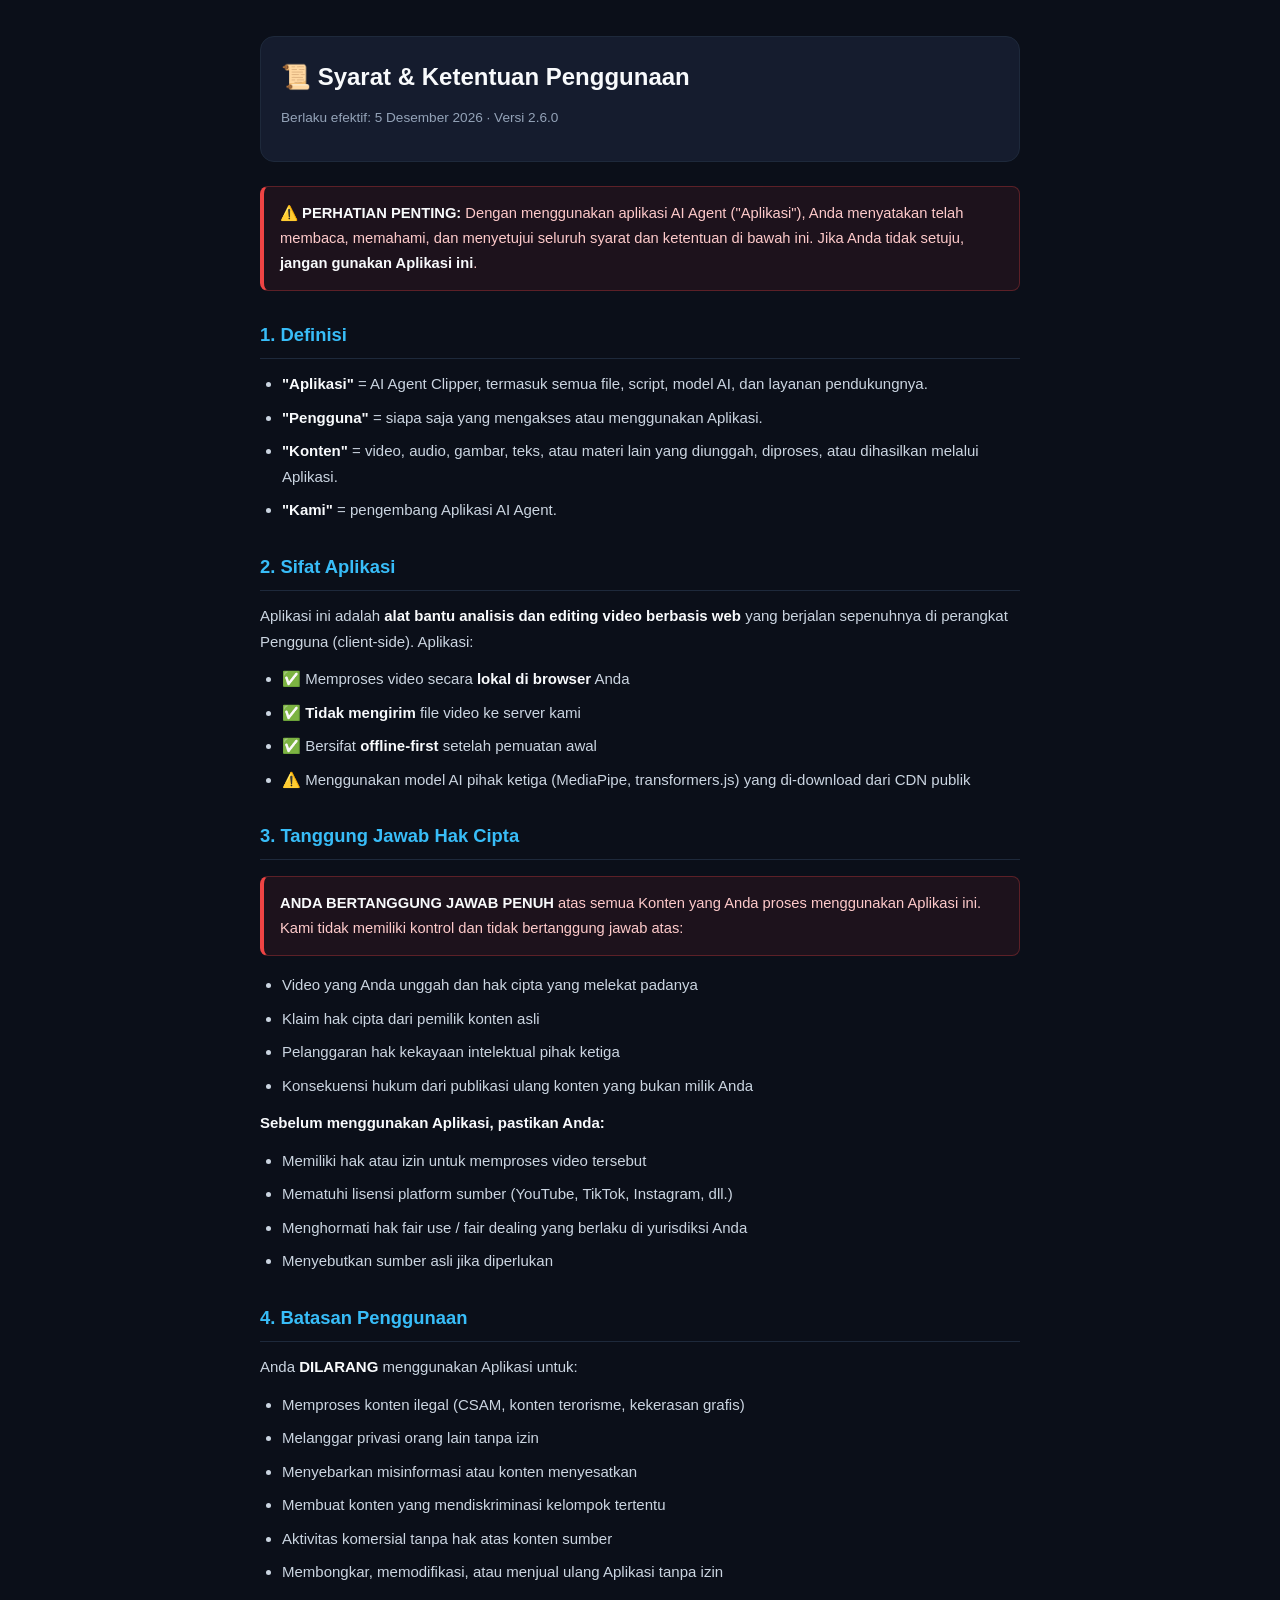
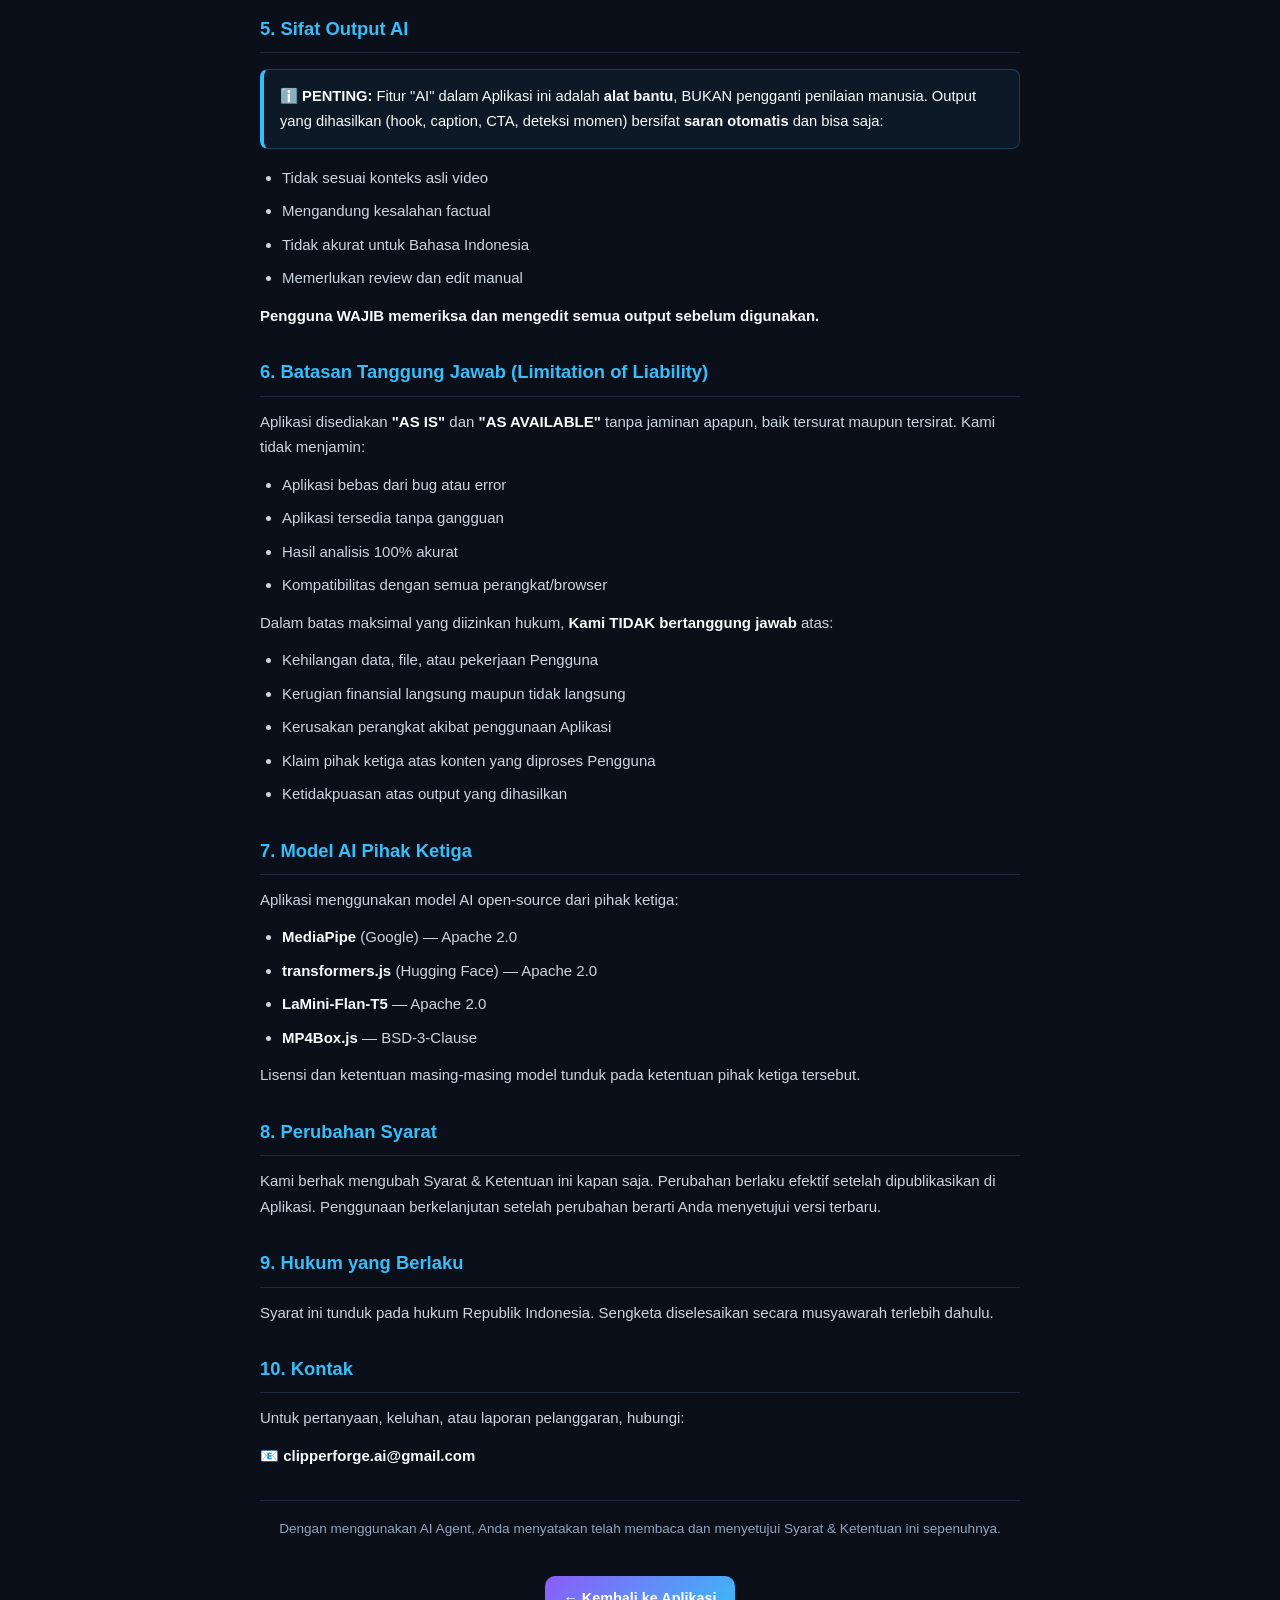
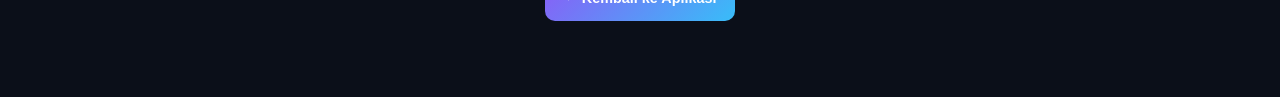
<file: terms.html>
<!DOCTYPE html>
<html lang="id" data-theme="dark">
<head>
  <meta charset="UTF-8">
  <meta name="viewport" content="width=device-width, initial-scale=1.0">
  <meta name="theme-color" content="#0b0f19">
  <title>Syarat & Ketentuan — AI Agent</title>
  <link rel="icon" type="image/png" href="icon-192.png">
  <style>
    :root {
      --bg: #0b0f19;
      --card: #151c2e;
      --text: #f8fafc;
      --sub: #94a3b8;
      --border: #1e293b;
      --accent: #38bdf8;
    }
    * { box-sizing: border-box; margin: 0; padding: 0; }
    body {
      font-family: -apple-system, BlinkMacSystemFont, "Segoe UI", Roboto, sans-serif;
      background: var(--bg);
      color: var(--text);
      line-height: 1.7;
      padding: 16px;
      font-size: 15px;
    }
    .container { max-width: 760px; margin: 0 auto; padding: 20px 0 60px; }
    header {
      padding: 20px;
      background: var(--card);
      border: 1px solid var(--border);
      border-radius: 14px;
      margin-bottom: 24px;
    }
    h1 { font-size: 1.5rem; margin-bottom: 8px; }
    .meta { color: var(--sub); font-size: 0.85rem; }
    h2 {
      font-size: 1.15rem;
      margin: 28px 0 12px;
      padding-bottom: 8px;
      border-bottom: 1px solid var(--border);
      color: var(--accent);
    }
    p { margin-bottom: 12px; color: #cbd5e1; }
    ul { margin: 12px 0 12px 22px; }
    li { margin-bottom: 8px; color: #cbd5e1; }
    strong { color: var(--text); }
    a { color: var(--accent); text-decoration: none; }
    a:hover { text-decoration: underline; }
    .back-btn {
      display: inline-block;
      padding: 10px 18px;
      background: linear-gradient(135deg, #8b5cf6, #38bdf8);
      color: #fff;
      border-radius: 10px;
      font-weight: 700;
      font-size: 0.9rem;
      margin-top: 24px;
    }
    .warn {
      background: rgba(239,68,68,0.08);
      border: 1px solid rgba(239,68,68,0.3);
      border-left: 4px solid #ef4444;
      padding: 14px 16px;
      border-radius: 8px;
      margin: 16px 0;
      color: #fecaca;
      font-size: 0.92rem;
    }
    .note {
      background: rgba(56,189,248,0.06);
      border: 1px solid rgba(56,189,248,0.25);
      border-left: 4px solid #38bdf8;
      padding: 14px 16px;
      border-radius: 8px;
      margin: 16px 0;
      font-size: 0.92rem;
    }
  </style>
</head>
<body>
  <div class="container">
    <header>
      <h1>📜 Syarat & Ketentuan Penggunaan</h1>
      <p class="meta">Berlaku efektif: <span id="effectiveDate">1 Januari 2026</span> · Versi 2.6.0</p>
    </header>

    <div class="warn">
      <strong>⚠️ PERHATIAN PENTING:</strong> Dengan menggunakan aplikasi AI Agent ("Aplikasi"), Anda menyatakan telah membaca, memahami, dan menyetujui seluruh syarat dan ketentuan di bawah ini. Jika Anda tidak setuju, <strong>jangan gunakan Aplikasi ini</strong>.
    </div>

    <h2>1. Definisi</h2>
    <ul>
      <li><strong>"Aplikasi"</strong> = AI Agent Clipper, termasuk semua file, script, model AI, dan layanan pendukungnya.</li>
      <li><strong>"Pengguna"</strong> = siapa saja yang mengakses atau menggunakan Aplikasi.</li>
      <li><strong>"Konten"</strong> = video, audio, gambar, teks, atau materi lain yang diunggah, diproses, atau dihasilkan melalui Aplikasi.</li>
      <li><strong>"Kami"</strong> = pengembang Aplikasi AI Agent.</li>
    </ul>

    <h2>2. Sifat Aplikasi</h2>
    <p>Aplikasi ini adalah <strong>alat bantu analisis dan editing video berbasis web</strong> yang berjalan sepenuhnya di perangkat Pengguna (client-side). Aplikasi:</p>
    <ul>
      <li>✅ Memproses video secara <strong>lokal di browser</strong> Anda</li>
      <li>✅ <strong>Tidak mengirim</strong> file video ke server kami</li>
      <li>✅ Bersifat <strong>offline-first</strong> setelah pemuatan awal</li>
      <li>⚠️ Menggunakan model AI pihak ketiga (MediaPipe, transformers.js) yang di-download dari CDN publik</li>
    </ul>

    <h2>3. Tanggung Jawab Hak Cipta</h2>
    <div class="warn">
      <strong>ANDA BERTANGGUNG JAWAB PENUH</strong> atas semua Konten yang Anda proses menggunakan Aplikasi ini. Kami tidak memiliki kontrol dan tidak bertanggung jawab atas:
    </div>
    <ul>
      <li>Video yang Anda unggah dan hak cipta yang melekat padanya</li>
      <li>Klaim hak cipta dari pemilik konten asli</li>
      <li>Pelanggaran hak kekayaan intelektual pihak ketiga</li>
      <li>Konsekuensi hukum dari publikasi ulang konten yang bukan milik Anda</li>
    </ul>
    <p><strong>Sebelum menggunakan Aplikasi, pastikan Anda:</strong></p>
    <ul>
      <li>Memiliki hak atau izin untuk memproses video tersebut</li>
      <li>Mematuhi lisensi platform sumber (YouTube, TikTok, Instagram, dll.)</li>
      <li>Menghormati hak fair use / fair dealing yang berlaku di yurisdiksi Anda</li>
      <li>Menyebutkan sumber asli jika diperlukan</li>
    </ul>

    <h2>4. Batasan Penggunaan</h2>
    <p>Anda <strong>DILARANG</strong> menggunakan Aplikasi untuk:</p>
    <ul>
      <li>Memproses konten ilegal (CSAM, konten terorisme, kekerasan grafis)</li>
      <li>Melanggar privasi orang lain tanpa izin</li>
      <li>Menyebarkan misinformasi atau konten menyesatkan</li>
      <li>Membuat konten yang mendiskriminasi kelompok tertentu</li>
      <li>Aktivitas komersial tanpa hak atas konten sumber</li>
      <li>Membongkar, memodifikasi, atau menjual ulang Aplikasi tanpa izin</li>
    </ul>

    <h2>5. Sifat Output AI</h2>
    <div class="note">
      <strong>ℹ️ PENTING:</strong> Fitur "AI" dalam Aplikasi ini adalah <strong>alat bantu</strong>, BUKAN pengganti penilaian manusia. Output yang dihasilkan (hook, caption, CTA, deteksi momen) bersifat <strong>saran otomatis</strong> dan bisa saja:
    </div>
    <ul>
      <li>Tidak sesuai konteks asli video</li>
      <li>Mengandung kesalahan factual</li>
      <li>Tidak akurat untuk Bahasa Indonesia</li>
      <li>Memerlukan review dan edit manual</li>
    </ul>
    <p><strong>Pengguna WAJIB memeriksa dan mengedit semua output sebelum digunakan.</strong></p>

    <h2>6. Batasan Tanggung Jawab (Limitation of Liability)</h2>
    <p>Aplikasi disediakan <strong>"AS IS"</strong> dan <strong>"AS AVAILABLE"</strong> tanpa jaminan apapun, baik tersurat maupun tersirat. Kami tidak menjamin:</p>
    <ul>
      <li>Aplikasi bebas dari bug atau error</li>
      <li>Aplikasi tersedia tanpa gangguan</li>
      <li>Hasil analisis 100% akurat</li>
      <li>Kompatibilitas dengan semua perangkat/browser</li>
    </ul>
    <p>Dalam batas maksimal yang diizinkan hukum, <strong>Kami TIDAK bertanggung jawab</strong> atas:</p>
    <ul>
      <li>Kehilangan data, file, atau pekerjaan Pengguna</li>
      <li>Kerugian finansial langsung maupun tidak langsung</li>
      <li>Kerusakan perangkat akibat penggunaan Aplikasi</li>
      <li>Klaim pihak ketiga atas konten yang diproses Pengguna</li>
      <li>Ketidakpuasan atas output yang dihasilkan</li>
    </ul>

    <h2>7. Model AI Pihak Ketiga</h2>
    <p>Aplikasi menggunakan model AI open-source dari pihak ketiga:</p>
    <ul>
      <li><strong>MediaPipe</strong> (Google) — Apache 2.0</li>
      <li><strong>transformers.js</strong> (Hugging Face) — Apache 2.0</li>
      <li><strong>LaMini-Flan-T5</strong> — Apache 2.0</li>
      <li><strong>MP4Box.js</strong> — BSD-3-Clause</li>
    </ul>
    <p>Lisensi dan ketentuan masing-masing model tunduk pada ketentuan pihak ketiga tersebut.</p>

    <h2>8. Perubahan Syarat</h2>
    <p>Kami berhak mengubah Syarat & Ketentuan ini kapan saja. Perubahan berlaku efektif setelah dipublikasikan di Aplikasi. Penggunaan berkelanjutan setelah perubahan berarti Anda menyetujui versi terbaru.</p>

    <h2>9. Hukum yang Berlaku</h2>
    <p>Syarat ini tunduk pada hukum Republik Indonesia. Sengketa diselesaikan secara musyawarah terlebih dahulu.</p>

    <h2>10. Kontak</h2>
    <p>Untuk pertanyaan, keluhan, atau laporan pelanggaran, hubungi:</p>
    <p>📧 <strong>clipperforge.ai@gmail.com</strong></p>
    <hr style="border:none; border-top:1px solid var(--border); margin:32px 0 16px;">

    <p style="font-size:0.85rem; color:var(--sub); text-align:center;">
      Dengan menggunakan AI Agent, Anda menyatakan telah membaca dan menyetujui Syarat & Ketentuan ini sepenuhnya.
    </p>

    <div style="text-align:center;">
      <a href="./index.html" class="back-btn">← Kembali ke Aplikasi</a>
    </div>
  </div>

  <script>
    // Auto-set effective date kalau kosong
    (function () {
      const el = document.getElementById('effectiveDate');
      if (!el) return;
      const d = new Date();
      const months = ['Januari','Februari','Maret','April','Mei','Juni','Juli','Agustus','September','Oktober','November','Desember'];
      el.textContent = `${d.getDate()} ${months[d.getMonth()]} ${d.getFullYear()}`;
    })();
  </script>
</body>
</html>
</file>
